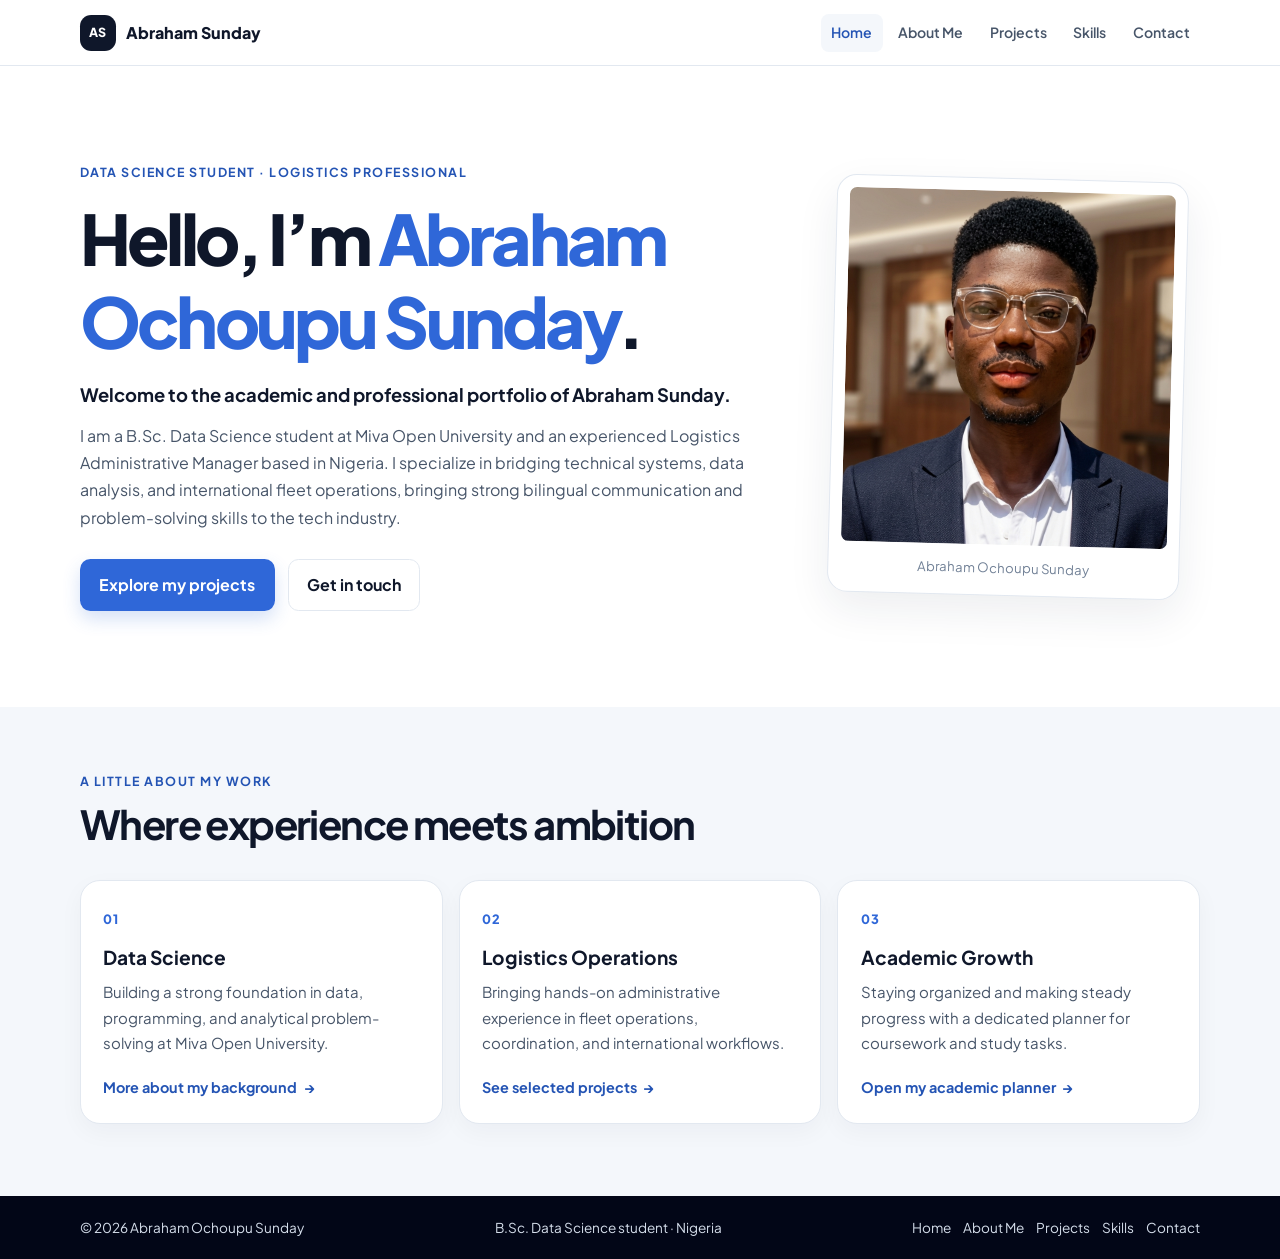
<file: index.html>
<!DOCTYPE html>
<html lang="en">
<head>
  <meta charset="UTF-8">
  <meta name="viewport" content="width=device-width, initial-scale=1.0">
  <meta name="description" content="The academic and professional portfolio of Abraham Ochoupu Sunday, a Data Science student and logistics professional in Nigeria.">
  <title>Abraham Ochoupu Sunday | Student Portfolio</title>
  <link rel="stylesheet" href="style.css">
</head>
<body>
  <a class="skip-link" href="#main-content">Skip to main content</a>

  <header class="site-header">
    <div class="container header-content">
      <a class="brand" href="index.html" aria-label="Abraham Ochoupu Sunday home">
        <span class="brand-mark" aria-hidden="true">AS</span>
        <span>Abraham Sunday</span>
      </a>

      <nav class="site-nav" aria-label="Main navigation">
        <ul>
          <li><a class="active" href="index.html" aria-current="page">Home</a></li>
          <li><a href="about.html">About Me</a></li>
          <li><a href="projects.html">Projects</a></li>
          <li><a href="skills.html">Skills</a></li>
          <li><a href="contact.html">Contact</a></li>
        </ul>
      </nav>
    </div>
  </header>

  <main id="main-content">
    <section class="hero container" aria-labelledby="hero-title">
      <div class="hero-copy">
        <p class="eyebrow">Data Science Student · Logistics Professional</p>
        <h1 id="hero-title">Hello, I’m <span>Abraham Ochoupu Sunday</span>.</h1>
        <p class="hero-welcome">Welcome to the academic and professional portfolio of Abraham Sunday.</p>
        <p class="hero-bio">I am a B.Sc. Data Science student at Miva Open University and an experienced Logistics Administrative Manager based in Nigeria. I specialize in bridging technical systems, data analysis, and international fleet operations, bringing strong bilingual communication and problem-solving skills to the tech industry.</p>
        <div class="hero-actions">
          <a class="button button-primary" href="projects.html">Explore my projects</a>
          <a class="button button-secondary" href="contact.html">Get in touch</a>
        </div>
      </div>

      <figure class="portrait-card">
  <img 
    class="profile-photo" 
    src="assets/profile.jpg" 
    alt="Portrait of Abraham Ochoupu Sunday" 
    style="width: 100%; border-radius: 0.45rem; object-fit: cover;"
  >
  <figcaption>Abraham Ochoupu Sunday</figcaption>
</figure>
    </section>

    <section class="highlights section-muted" aria-labelledby="highlights-title">
      <div class="container">
        <div class="section-heading">
          <p class="eyebrow">A little about my work</p>
          <h2 id="highlights-title">Where experience meets ambition</h2>
        </div>
        <div class="highlight-grid">
          <article class="highlight-card">
            <span class="card-number" aria-hidden="true">01</span>
            <h3>Data Science</h3>
            <p>Building a strong foundation in data, programming, and analytical problem-solving at Miva Open University.</p>
            <a class="text-link" href="about.html">More about my background <span aria-hidden="true">→</span></a>
          </article>
          <article class="highlight-card">
            <span class="card-number" aria-hidden="true">02</span>
            <h3>Logistics Operations</h3>
            <p>Bringing hands-on administrative experience in fleet operations, coordination, and international workflows.</p>
            <a class="text-link" href="projects.html">See selected projects <span aria-hidden="true">→</span></a>
          </article>
          <article class="highlight-card">
            <span class="card-number" aria-hidden="true">03</span>
            <h3>Academic Growth</h3>
            <p>Staying organized and making steady progress with a dedicated planner for coursework and study tasks.</p>
            <a class="text-link" href="planner.html">Open my academic planner <span aria-hidden="true">→</span></a>
          </article>
        </div>
      </div>
    </section>
  </main>

  <footer class="site-footer">
    <div class="container footer-content">
      <p>© <span id="current-year">2026</span> Abraham Ochoupu Sunday</p>
      <p>B.Sc. Data Science student · Nigeria</p>
      <nav class="footer-nav" aria-label="Footer navigation">
        <ul>
          <li><a href="index.html">Home</a></li>
          <li><a href="about.html">About Me</a></li>
          <li><a href="projects.html">Projects</a></li>
          <li><a href="skills.html">Skills</a></li>
          <li><a href="contact.html">Contact</a></li>
        </ul>
      </nav>
    </div>
  </footer>
</body>
</html>
</file>
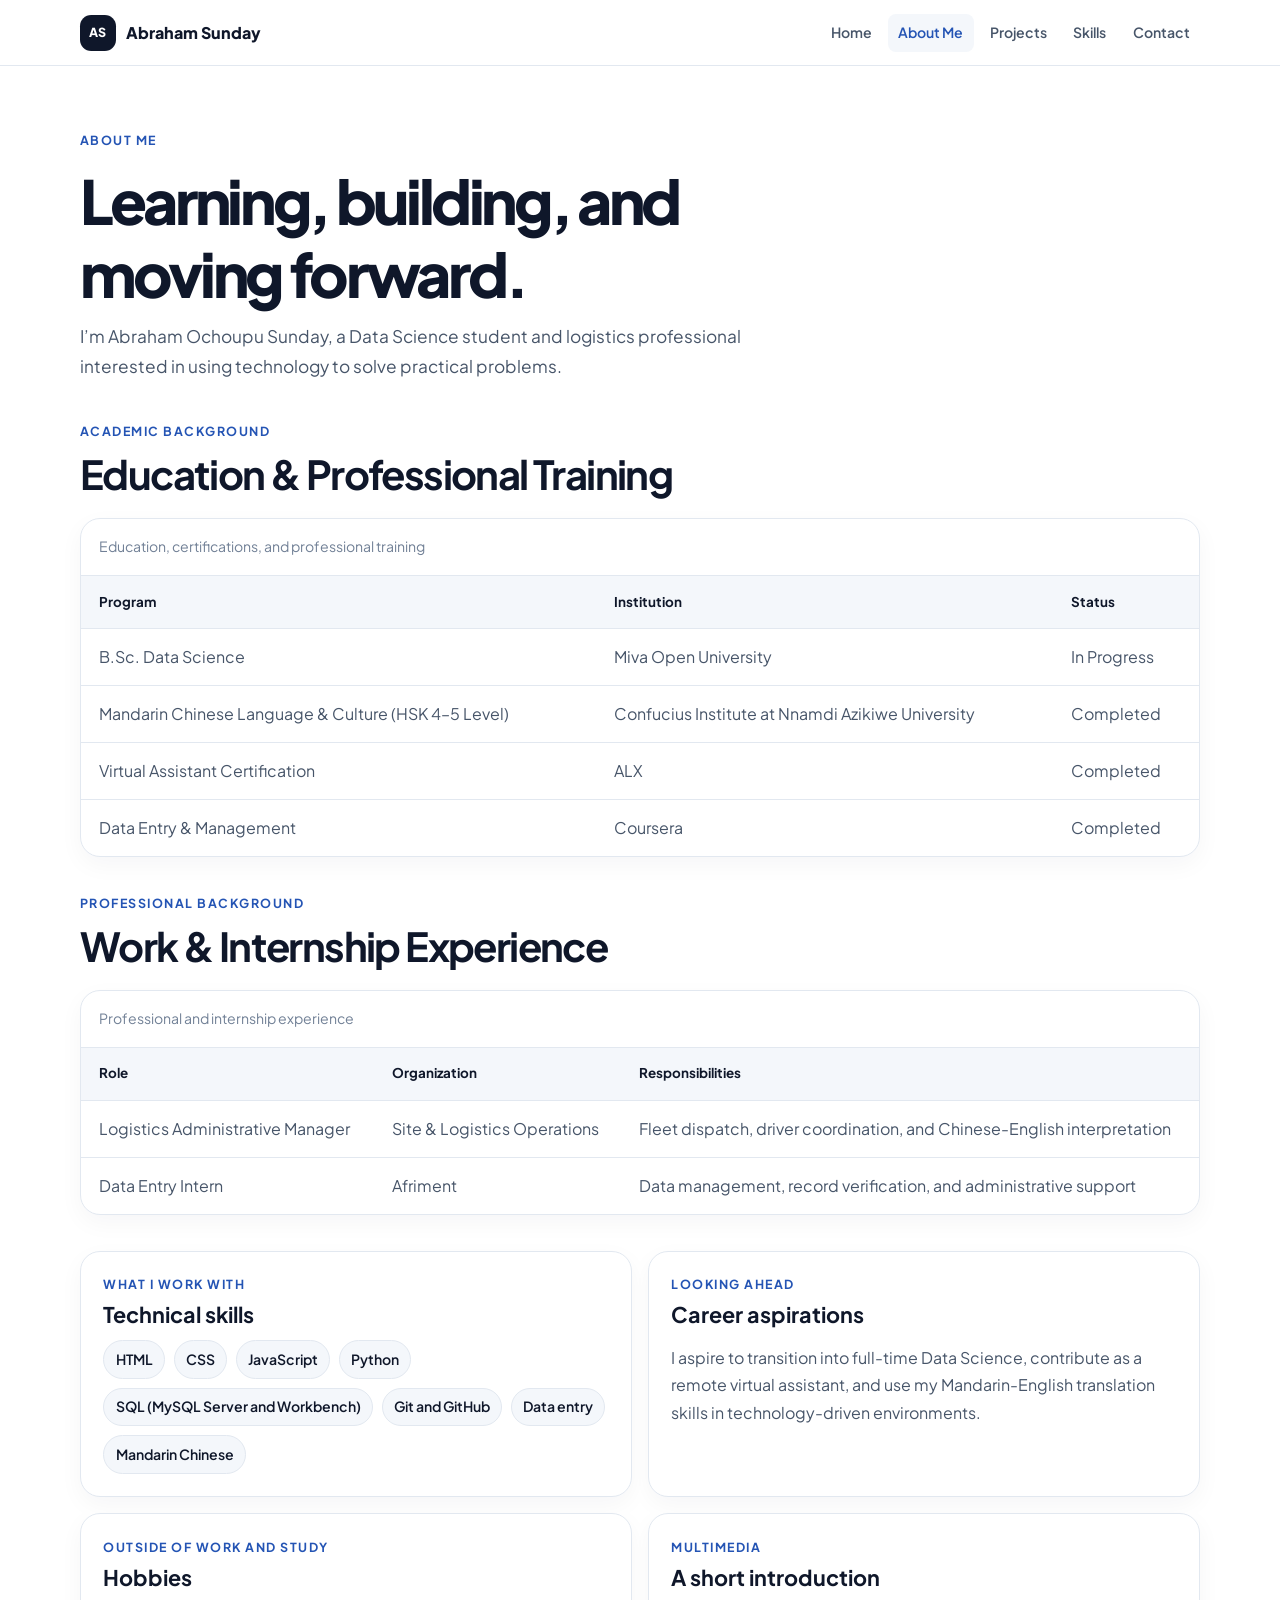
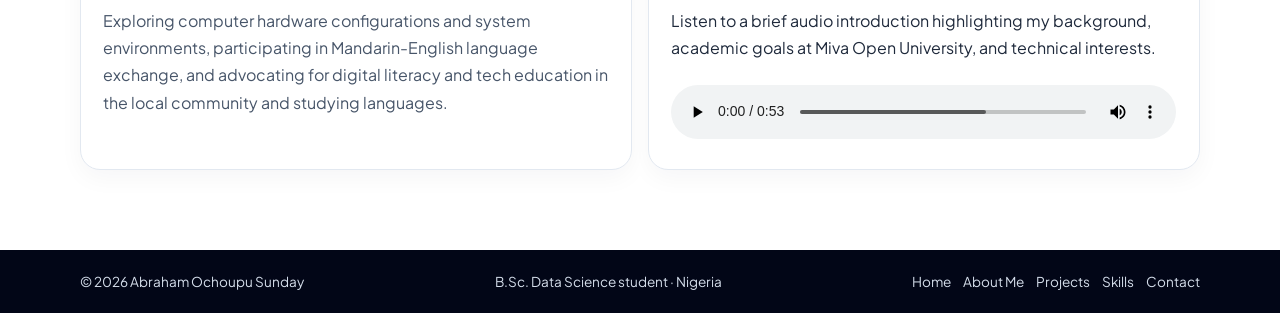
<file: about.html>
<!DOCTYPE html>
<html lang="en">
<head>
  <meta charset="UTF-8">
  <meta name="viewport" content="width=device-width, initial-scale=1.0">
  <meta name="description" content="Learn about Abraham Ochoupu Sunday's education, technical skills, career aspirations, and interests.">
  <title>About Me | Abraham Ochoupu Sunday</title>
  <link rel="stylesheet" href="style.css">
</head>
<body>
  <a class="skip-link" href="#main-content">Skip to main content</a>

  <header class="site-header">
    <div class="container header-content">
      <a class="brand" href="index.html" aria-label="Abraham Ochoupu Sunday home">
        <span class="brand-mark" aria-hidden="true">AS</span>
        <span>Abraham Sunday</span>
      </a>

      <nav class="site-nav" aria-label="Main navigation">
        <ul>
          <li><a href="index.html">Home</a></li>
          <li><a class="active" href="about.html" aria-current="page">About Me</a></li>
          <li><a href="projects.html">Projects</a></li>
          <li><a href="skills.html">Skills</a></li>
          <li><a href="contact.html">Contact</a></li>
        </ul>
      </nav>
    </div>
  </header>

  <main id="main-content" class="container inner-page">
    <header class="page-intro">
      <p class="eyebrow">About me</p>
      <h1>Learning, building, and moving forward.</h1>
      <p class="page-lead">I’m Abraham Ochoupu Sunday, a Data Science student and logistics professional interested in using technology to solve practical problems.</p>
    </header>

    <section class="about-section education-section" aria-labelledby="education-title">
      <div class="section-heading">
        <p class="eyebrow">Academic background</p>
        <h2 id="education-title">Education &amp; Professional Training</h2>
      </div>
      <div class="table-wrap">
        <table class="data-table">
          <caption>Education, certifications, and professional training</caption>
          <thead>
            <tr>
              <th scope="col">Program</th>
              <th scope="col">Institution</th>
              <th scope="col">Status</th>
            </tr>
          </thead>
          <tbody>
            <tr>
              <td>B.Sc. Data Science</td>
              <td>Miva Open University</td>
              <td>In Progress</td>
            </tr>
            <tr>
              <td>Mandarin Chinese Language &amp; Culture (HSK 4–5 Level)</td>
              <td>Confucius Institute at Nnamdi Azikiwe University</td>
              <td>Completed</td>
            </tr>
            <tr>
              <td>Virtual Assistant Certification</td>
              <td>ALX</td>
              <td>Completed</td>
            </tr>
            <tr>
              <td>Data Entry &amp; Management</td>
              <td>Coursera</td>
              <td>Completed</td>
            </tr>
          </tbody>
        </table>
      </div>
    </section>

    <section class="about-section experience-section" aria-labelledby="experience-title">
      <div class="section-heading">
        <p class="eyebrow">Professional background</p>
        <h2 id="experience-title">Work &amp; Internship Experience</h2>
      </div>
      <div class="table-wrap">
        <table class="data-table">
          <caption>Professional and internship experience</caption>
          <thead>
            <tr>
              <th scope="col">Role</th>
              <th scope="col">Organization</th>
              <th scope="col">Responsibilities</th>
            </tr>
          </thead>
          <tbody>
            <tr>
              <td>Logistics Administrative Manager</td>
              <td>Site &amp; Logistics Operations</td>
              <td>Fleet dispatch, driver coordination, and Chinese-English interpretation</td>
            </tr>
            <tr>
              <td>Data Entry Intern</td>
              <td>Afriment</td>
              <td>Data management, record verification, and administrative support</td>
            </tr>
          </tbody>
        </table>
      </div>
    </section>

    <div class="about-grid">
      <section class="about-panel" aria-labelledby="skills-title">
        <p class="eyebrow">What I work with</p>
        <h2 id="skills-title">Technical skills</h2>
        <ul class="skills-list">
          <li>HTML</li>
          <li>CSS</li>
          <li>JavaScript</li>
          <li>Python</li>
          <li>SQL (MySQL Server and Workbench)</li>
          <li>Git and GitHub</li>
          <li>Data entry</li>
          <li>Mandarin Chinese</li>
        </ul>
      </section>

      <section class="about-panel" aria-labelledby="aspirations-title">
        <p class="eyebrow">Looking ahead</p>
        <h2 id="aspirations-title">Career aspirations</h2>
        <p>I aspire to transition into full-time Data Science, contribute as a remote virtual assistant, and use my Mandarin-English translation skills in technology-driven environments.</p>
      </section>

      <section class="about-panel" aria-labelledby="hobbies-title">
        <p class="eyebrow">Outside of work and study</p>
        <h2 id="hobbies-title">Hobbies</h2>
        <p>Exploring computer hardware configurations and system environments, participating in Mandarin-English language exchange, and advocating for digital literacy and tech education in the local community and studying languages.</p>
      </section>

      <section class="about-panel media-panel" aria-labelledby="media-title">
        <p class="eyebrow">Multimedia</p>
        <h2 id="media-title">A short introduction</h2>
        <p>Listen to a brief audio introduction highlighting my background, academic goals at Miva Open University, and technical interests.</p>
        <audio controls aria-label="Audio introduction from Abraham Ochoupu Sunday">
          <source src="assets/abraham-introduction.wav" type="audio/wav">
          Your browser does not support the audio element.
        </audio>
      </section>
    </div>
  </main>

  <footer class="site-footer">
    <div class="container footer-content">
      <p>© <span id="current-year">2026</span> Abraham Ochoupu Sunday</p>
      <p>B.Sc. Data Science student · Nigeria</p>
      <nav class="footer-nav" aria-label="Footer navigation">
        <ul>
          <li><a href="index.html">Home</a></li>
          <li><a href="about.html">About Me</a></li>
          <li><a href="projects.html">Projects</a></li>
          <li><a href="skills.html">Skills</a></li>
          <li><a href="contact.html">Contact</a></li>
        </ul>
      </nav>
    </div>
  </footer>
</body>
</html>
</file>
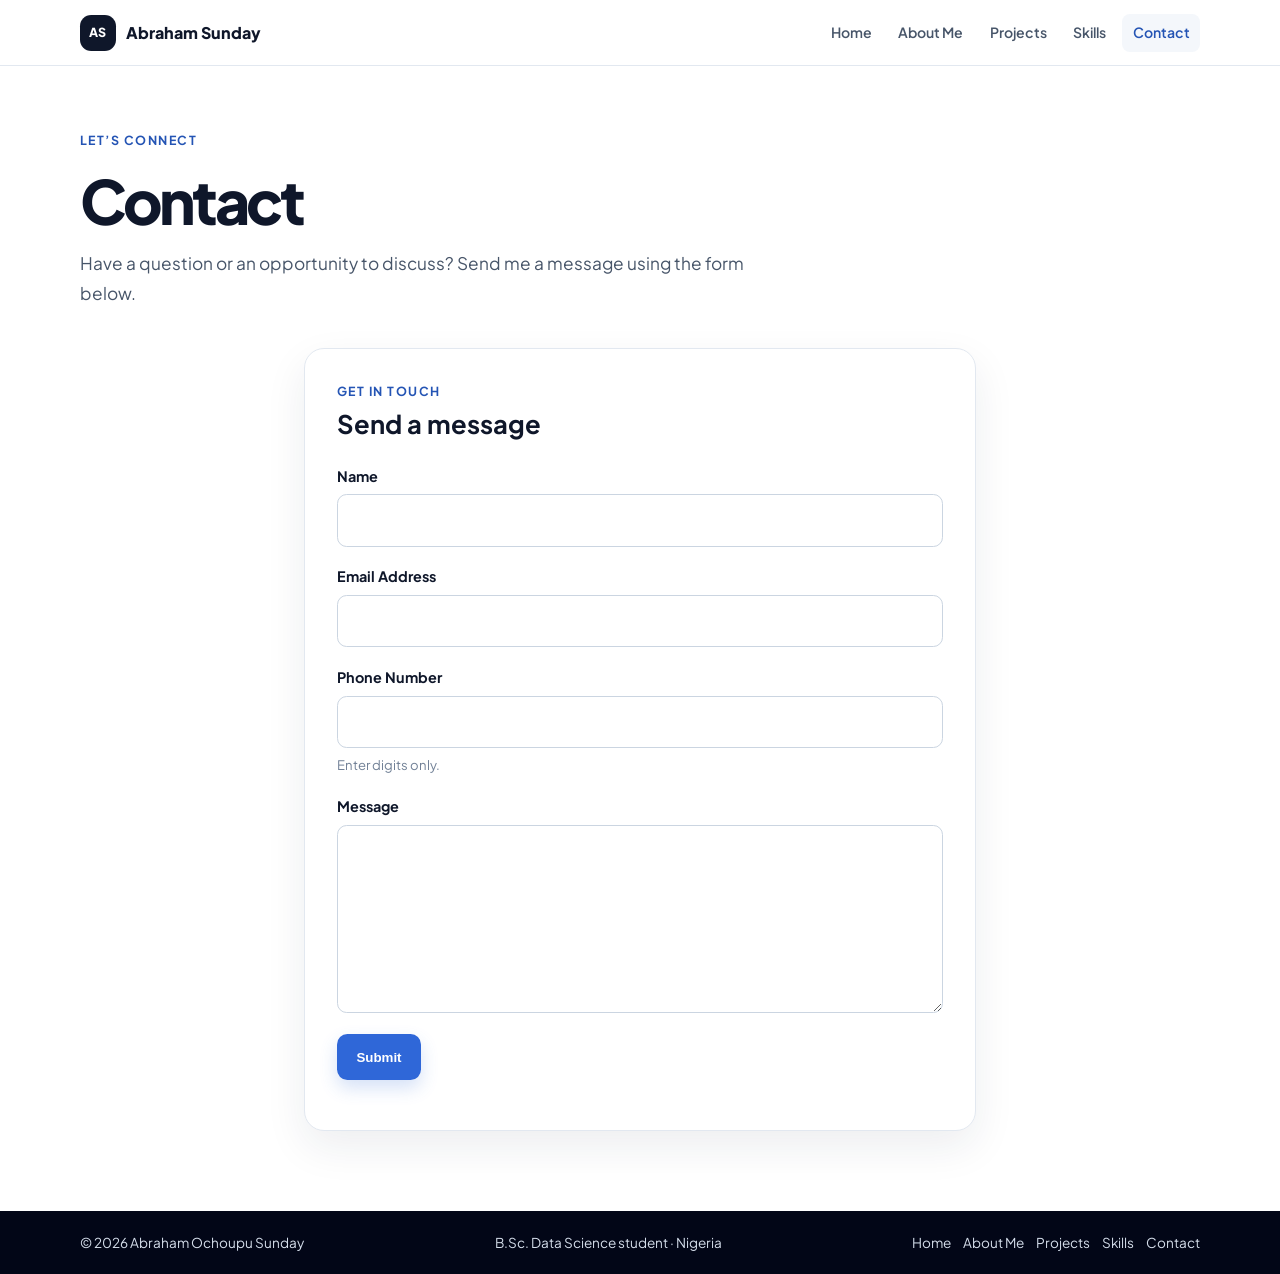
<file: contact.html>
<!DOCTYPE html>
<html lang="en">
<head>
  <meta charset="UTF-8">
  <meta name="viewport" content="width=device-width, initial-scale=1.0">
  <meta name="description" content="Contact Abraham Ochoupu Sunday about Data Science, logistics, or collaboration opportunities.">
  <title>Contact | Abraham Ochoupu Sunday</title>
  <link rel="stylesheet" href="style.css">
  <script src="script.js" defer></script>
</head>
<body>
  <a class="skip-link" href="#main-content">Skip to main content</a>

  <header class="site-header">
    <div class="container header-content">
      <a class="brand" href="index.html" aria-label="Abraham Ochoupu Sunday home">
        <span class="brand-mark" aria-hidden="true">AS</span>
        <span>Abraham Sunday</span>
      </a>

      <nav class="site-nav" aria-label="Main navigation">
        <ul>
          <li><a href="index.html">Home</a></li>
          <li><a href="about.html">About Me</a></li>
          <li><a href="projects.html">Projects</a></li>
          <li><a href="skills.html">Skills</a></li>
          <li><a class="active" href="contact.html" aria-current="page">Contact</a></li>
        </ul>
      </nav>
    </div>
  </header>

  <main id="main-content" class="container inner-page">
    <header class="page-intro">
      <p class="eyebrow">Let’s connect</p>
      <h1>Contact</h1>
      <p class="page-lead">Have a question or an opportunity to discuss? Send me a message using the form below.</p>
    </header>

    <section class="contact-panel" aria-labelledby="contact-form-title">
      <div class="contact-panel-heading">
        <p class="eyebrow">Get in touch</p>
        <h2 id="contact-form-title">Send a message</h2>
      </div>

      <form class="contact-form" id="contact-form" novalidate>
        <div class="form-field">
          <label for="contact-name">Name</label>
          <input
            type="text"
            id="contact-name"
            name="name"
            autocomplete="name"
            required
          >
        </div>

        <div class="form-field">
          <label for="contact-email">Email Address</label>
          <input
            type="email"
            id="contact-email"
            name="email"
            autocomplete="email"
            required
          >
        </div>

        <div class="form-field">
          <label for="contact-phone">Phone Number</label>
          <input
            type="tel"
            id="contact-phone"
            name="phone"
            inputmode="numeric"
            autocomplete="tel"
            aria-describedby="phone-help"
            required
          >
          <small class="field-help" id="phone-help">Enter digits only.</small>
        </div>

        <div class="form-field">
          <label for="contact-message">Message</label>
          <textarea
            id="contact-message"
            name="message"
            rows="6"
            required
          ></textarea>
        </div>

        <button class="button button-primary" type="submit">Submit</button>
        <div class="form-message" id="form-message" role="status" aria-live="polite"></div>
      </form>
    </section>
  </main>

  <footer class="site-footer">
    <div class="container footer-content">
      <p>© <span id="current-year">2026</span> Abraham Ochoupu Sunday</p>
      <p>B.Sc. Data Science student · Nigeria</p>
      <nav class="footer-nav" aria-label="Footer navigation">
        <ul>
          <li><a href="index.html">Home</a></li>
          <li><a href="about.html">About Me</a></li>
          <li><a href="projects.html">Projects</a></li>
          <li><a href="skills.html">Skills</a></li>
          <li><a href="contact.html">Contact</a></li>
        </ul>
      </nav>
    </div>
  </footer>
</body>
</html>
</file>
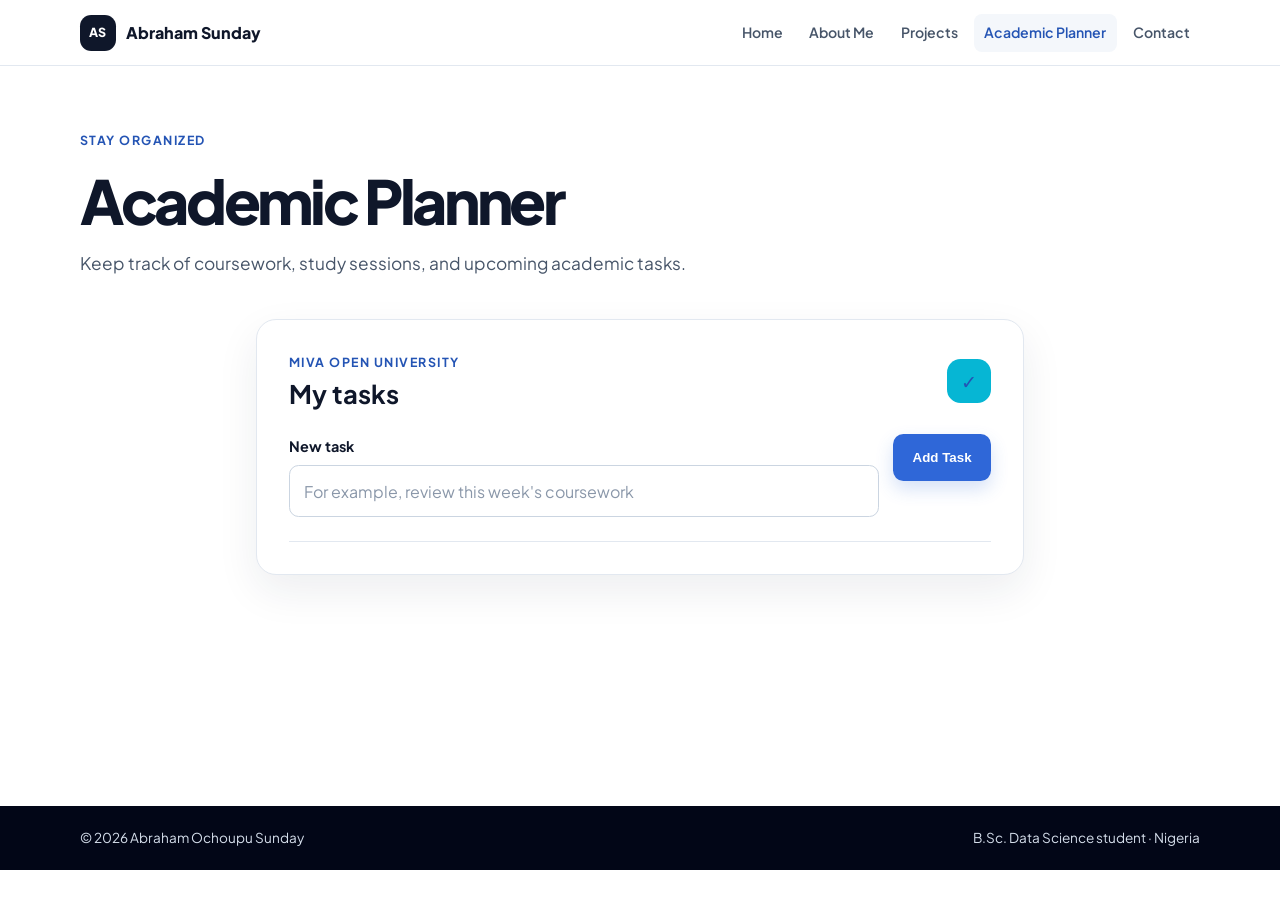
<file: planner.html>
<!DOCTYPE html>
<html lang="en">
<head>
  <meta charset="UTF-8">
  <meta name="viewport" content="width=device-width, initial-scale=1.0">
  <meta name="description" content="Organize coursework and study tasks with Abraham Ochoupu Sunday's academic planner.">
  <title>Academic Planner | Abraham Ochoupu Sunday</title>
  <link rel="stylesheet" href="style.css">
  <script src="script.js" defer></script>
</head>
<body>
  <a class="skip-link" href="#main-content">Skip to main content</a>

  <header class="site-header">
    <div class="container header-content">
      <a class="brand" href="index.html" aria-label="Abraham Ochoupu Sunday home">
        <span class="brand-mark" aria-hidden="true">AS</span>
        <span>Abraham Sunday</span>
      </a>

      <nav class="site-nav" aria-label="Main navigation">
        <ul>
          <li><a href="index.html">Home</a></li>
          <li><a href="about.html">About Me</a></li>
          <li><a href="projects.html">Projects</a></li>
          <li><a href="planner.html" aria-current="page">Academic Planner</a></li>
          <li><a href="contact.html">Contact</a></li>
        </ul>
      </nav>
    </div>
  </header>

  <main id="main-content" class="container inner-page">
    <header class="page-intro">
      <p class="eyebrow">Stay organized</p>
      <h1>Academic Planner</h1>
      <p class="page-lead">Keep track of coursework, study sessions, and upcoming academic tasks.</p>
    </header>

    <section class="planner-panel" aria-labelledby="planner-title">
      <div class="planner-heading">
        <div>
          <p class="eyebrow">Miva Open University</p>
          <h2 id="planner-title">My tasks</h2>
        </div>
        <span class="planner-icon" aria-hidden="true">✓</span>
      </div>

      <form class="task-form" id="task-form">
        <div class="form-field task-input-field">
          <label for="task-input">New task</label>
          <input
            type="text"
            id="task-input"
            name="task"
            placeholder="For example, review this week's coursework"
            autocomplete="off"
            required
          >
        </div>
        <button class="button button-primary" type="submit">Add Task</button>
      </form>

      <ul class="task-list" id="task-list" aria-label="Academic tasks" aria-live="polite"></ul>
    </section>
  </main>

  <footer class="site-footer">
    <div class="container footer-content">
      <p>© <span id="current-year">2026</span> Abraham Ochoupu Sunday</p>
      <p>B.Sc. Data Science student · Nigeria</p>
    </div>
  </footer>
</body>
</html>
</file>
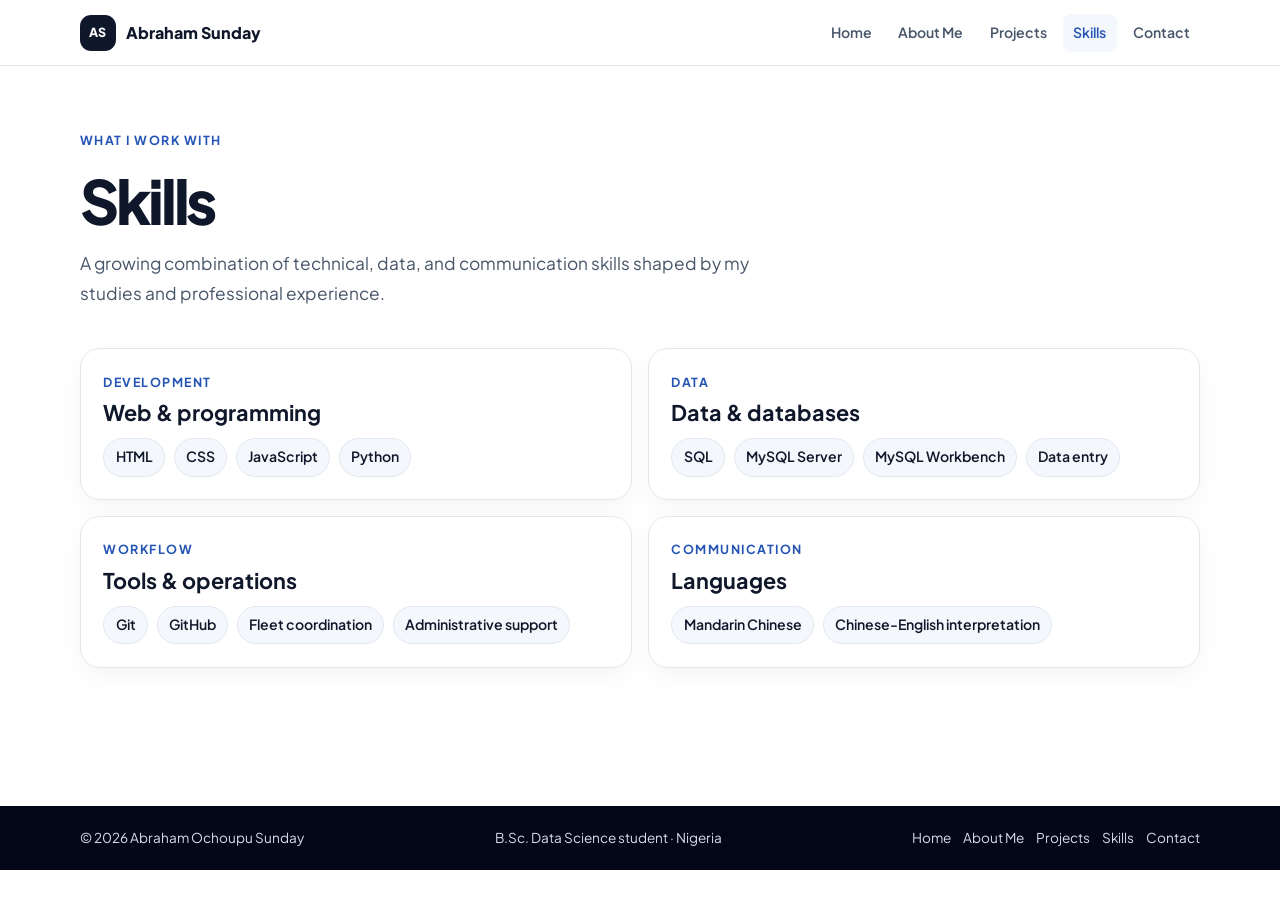
<file: skills.html>
<!DOCTYPE html>
<html lang="en">
<head>
  <meta charset="UTF-8">
  <meta name="viewport" content="width=device-width, initial-scale=1.0">
  <meta name="description" content="Explore Abraham Ochoupu Sunday's technical, data, and communication skills.">
  <title>Skills | Abraham Ochoupu Sunday</title>
  <link rel="stylesheet" href="style.css">
</head>
<body>
  <a class="skip-link" href="#main-content">Skip to main content</a>

  <header class="site-header">
    <div class="container header-content">
      <a class="brand" href="index.html" aria-label="Abraham Ochoupu Sunday home">
        <span class="brand-mark" aria-hidden="true">AS</span>
        <span>Abraham Sunday</span>
      </a>

      <nav class="site-nav" aria-label="Main navigation">
        <ul>
          <li><a href="index.html">Home</a></li>
          <li><a href="about.html">About Me</a></li>
          <li><a href="projects.html">Projects</a></li>
          <li><a class="active" href="skills.html" aria-current="page">Skills</a></li>
          <li><a href="contact.html">Contact</a></li>
        </ul>
      </nav>
    </div>
  </header>

  <main id="main-content" class="container inner-page">
    <header class="page-intro">
      <p class="eyebrow">What I work with</p>
      <h1>Skills</h1>
      <p class="page-lead">A growing combination of technical, data, and communication skills shaped by my studies and professional experience.</p>
    </header>

    <div class="about-grid">
      <section class="about-panel" aria-labelledby="web-skills-title">
        <p class="eyebrow">Development</p>
        <h2 id="web-skills-title">Web &amp; programming</h2>
        <ul class="skills-list">
          <li>HTML</li>
          <li>CSS</li>
          <li>JavaScript</li>
          <li>Python</li>
        </ul>
      </section>

      <section class="about-panel" aria-labelledby="data-skills-title">
        <p class="eyebrow">Data</p>
        <h2 id="data-skills-title">Data &amp; databases</h2>
        <ul class="skills-list">
          <li>SQL</li>
          <li>MySQL Server</li>
          <li>MySQL Workbench</li>
          <li>Data entry</li>
        </ul>
      </section>

      <section class="about-panel" aria-labelledby="tools-skills-title">
        <p class="eyebrow">Workflow</p>
        <h2 id="tools-skills-title">Tools &amp; operations</h2>
        <ul class="skills-list">
          <li>Git</li>
          <li>GitHub</li>
          <li>Fleet coordination</li>
          <li>Administrative support</li>
        </ul>
      </section>

      <section class="about-panel" aria-labelledby="language-skills-title">
        <p class="eyebrow">Communication</p>
        <h2 id="language-skills-title">Languages</h2>
        <ul class="skills-list">
          <li>Mandarin Chinese</li>
          <li>Chinese-English interpretation</li>
        </ul>
      </section>
    </div>
  </main>

  <footer class="site-footer">
    <div class="container footer-content">
      <p>© <span id="current-year">2026</span> Abraham Ochoupu Sunday</p>
      <p>B.Sc. Data Science student · Nigeria</p>
      <nav class="footer-nav" aria-label="Footer navigation">
        <ul>
          <li><a href="index.html">Home</a></li>
          <li><a href="about.html">About Me</a></li>
          <li><a href="projects.html">Projects</a></li>
          <li><a href="skills.html">Skills</a></li>
          <li><a href="contact.html">Contact</a></li>
        </ul>
      </nav>
    </div>
  </footer>
</body>
</html>
</file>
<file: style.css>
@import url('https://fonts.googleapis.com/css2?family=Plus+Jakarta+Sans:wght@400;500;600;700;800&display=swap');

:root {
  color-scheme: light;
  --font-main: 'Plus Jakarta Sans', system-ui, -apple-system, sans-serif;
  --color-navy: #0f172a;
  --color-navy-dark: #020617;
  --color-blue: #2f67d8;
  --color-blue-dark: #2454b4;
  --color-slate: #475569;
  --color-slate-light: #f1f5f9;
  --color-background: #f8fafc;
  --color-text: #1e293b;
  --color-muted: #718096;
  --color-border: #e2e8f0;
  --color-surface: #ffffff;
  --color-surface-soft: #f4f7fb;
  --color-accent: #06b6d4;
  --color-accent-dark: #0891b2;
  --shadow-card: 0 16px 42px rgb(20 35 59 / 8%);
  --radius-card: 1.25rem;
  --content-width: 70rem;
}

* {
  box-sizing: border-box;
}

html {
  scroll-behavior: smooth;
}

body {
  min-width: 320px;
  margin: 0;
  background: var(--color-surface);
  color: var(--color-text);
  font-family: var(--font-main);
  font-size: 1rem;
  line-height: 1.7;
  -webkit-font-smoothing: antialiased;
}

img,
video {
  display: block;
  max-width: 100%;
}

a {
  color: inherit;
}

a:focus-visible,
button:focus-visible,
input:focus-visible,
textarea:focus-visible {
  outline: 3px solid #8db1ff;
  outline-offset: 3px;
}

.container {
  width: min(var(--content-width), calc(100% - 2.5rem));
  margin-inline: auto;
}

.skip-link {
  position: absolute;
  z-index: 10;
  top: 0.75rem;
  left: 0.75rem;
  padding: 0.65rem 1rem;
  transform: translateY(-160%);
  border-radius: 0.5rem;
  background: var(--color-navy);
  color: white;
  text-decoration: none;
}

.skip-link:focus {
  transform: translateY(0);
}

.site-header {
  position: relative;
  z-index: 2;
  border-bottom: 1px solid var(--color-border);
  background: rgb(255 255 255 / 96%);
}

.header-content {
  display: flex;
  flex-direction: column;
  align-items: flex-start;
  gap: 0.75rem;
  padding-block: 0.85rem;
}

.brand {
  display: inline-flex;
  align-items: center;
  gap: 0.65rem;
  color: var(--color-navy);
  font-family: var(--font-main);
  font-size: 1rem;
  font-weight: 800;
  text-decoration: none;
  white-space: nowrap;
}

.brand-mark {
  display: grid;
  width: 2.25rem;
  aspect-ratio: 1;
  place-items: center;
  border-radius: 0.7rem;
  background: var(--color-navy);
  color: white;
  font-size: 0.78rem;
  letter-spacing: 0.04em;
}

.site-nav {
  width: 100%;
}

.site-nav ul {
  display: flex;
  flex-wrap: wrap;
  gap: 0.2rem 0.35rem;
  margin: 0;
  padding: 0;
  list-style: none;
}

.site-nav a {
  display: block;
  padding: 0.45rem 0.65rem;
  border-radius: 0.5rem;
  color: var(--color-slate);
  font-size: 0.88rem;
  font-weight: 600;
  text-decoration: none;
  transition: background-color 180ms ease, color 180ms ease;
}

.site-nav a:hover,
.site-nav a.active,
.site-nav a[aria-current="page"] {
  background: var(--color-surface-soft);
  color: var(--color-blue-dark);
}

.hero {
  display: grid;
  align-items: center;
  gap: 2.5rem;
  padding-block: 4rem 4.5rem;
  animation: fade-in 600ms ease both;
}

.hero-copy {
  max-width: 43rem;
}

.eyebrow {
  margin: 0 0 0.75rem;
  color: var(--color-blue-dark);
  font-size: 0.78rem;
  font-weight: 700;
  letter-spacing: 0.12em;
  text-transform: uppercase;
}

h1,
h2,
h3 {
  margin-top: 0;
  color: var(--color-navy);
  font-family: var(--font-main);
  line-height: 1.2;
}

h1 {
  max-width: 13ch;
  margin-bottom: 1rem;
  font-size: clamp(2.4rem, 11vw, 4.35rem);
  font-weight: 800;
  letter-spacing: -0.055em;
}

h1 span {
  color: var(--color-blue);
}

.hero-welcome {
  margin: 0 0 0.75rem;
  color: var(--color-navy);
  font-size: 1.15rem;
  font-weight: 700;
}

.hero-bio {
  max-width: 43rem;
  margin: 0;
  color: var(--color-slate);
}

.hero-actions {
  display: flex;
  flex-wrap: wrap;
  gap: 0.8rem;
  margin-top: 1.75rem;
}

.button {
  display: inline-flex;
  min-height: 2.9rem;
  align-items: center;
  justify-content: center;
  padding: 0.72rem 1.15rem;
  border: 1px solid transparent;
  border-radius: 0.65rem;
  font-weight: 700;
  text-align: center;
  text-decoration: none;
  transition: background-color 180ms ease, border-color 180ms ease, color 180ms ease, transform 180ms ease, box-shadow 180ms ease;
}

.button:hover {
  transform: translateY(-2px);
}

.button-primary {
  background: var(--color-blue);
  box-shadow: 0 8px 18px rgb(47 103 216 / 20%);
  color: white;
}

.button-primary:hover {
  background: var(--color-blue-dark);
  box-shadow: 0 10px 24px rgb(47 103 216 / 28%);
}

.button-secondary {
  border-color: var(--color-border);
  background: white;
  color: var(--color-navy);
}

.button-secondary:hover {
  border-color: #b6c8e8;
  background: var(--color-surface-soft);
}

.portrait-card {
  width: min(100%, 22rem);
  justify-self: center;
  margin: 0;
  padding: 0.75rem;
  border: 1px solid var(--color-border);
  border-radius: var(--radius-card);
  background: white;
  box-shadow: var(--shadow-card);
  transform: rotate(1.5deg);
  transition: transform 220ms ease;
}

.portrait-card:hover {
  transform: rotate(0);
}

.portrait-placeholder {
  display: flex;
  min-height: 18rem;
  flex-direction: column;
  align-items: center;
  justify-content: center;
  gap: 0.8rem;
  overflow: hidden;
  border-radius: 0.85rem;
  background:
    radial-gradient(ellipse at 50% 32%, rgb(255 255 255 / 78%) 0 18%, transparent 18.5%),
    radial-gradient(ellipse at 50% 100%, #9db8ec 0 38%, transparent 38.5%),
    linear-gradient(145deg, #e7efff, #c8d9f8);
  color: var(--color-navy);
  text-align: center;
}

.portrait-initials {
  display: grid;
  width: 4rem;
  aspect-ratio: 1;
  place-items: center;
  border: 1px solid rgb(20 35 59 / 12%);
  border-radius: 50%;
  background: rgb(255 255 255 / 75%);
  font-family: var(--font-main);
  font-size: 1.15rem;
  font-weight: 800;
}

.portrait-caption {
  padding: 0.35rem 0.7rem;
  border-radius: 999px;
  background: rgb(255 255 255 / 82%);
  color: var(--color-slate);
  font-size: 0.8rem;
  font-weight: 600;
}

.portrait-card figcaption {
  padding: 0.8rem 0.35rem 0.2rem;
  color: var(--color-muted);
  font-size: 0.82rem;
  text-align: center;
}

.section-muted {
  background: var(--color-surface-soft);
}

.highlights {
  padding-block: 4rem 4.5rem;
}

.section-heading {
  max-width: 40rem;
  margin-bottom: 2rem;
}

.section-heading .eyebrow {
  margin-bottom: 0.5rem;
}

.section-heading h2 {
  margin-bottom: 0;
  font-size: clamp(1.8rem, 7vw, 2.5rem);
  letter-spacing: -0.04em;
}

.highlight-grid {
  display: grid;
  gap: 1rem;
}

.highlight-card {
  padding: 1.4rem;
  border: 1px solid var(--color-border);
  border-radius: var(--radius-card);
  background: var(--color-surface);
  box-shadow: 0 8px 24px rgb(20 35 59 / 4%);
  transition: transform 180ms ease, box-shadow 180ms ease;
}

.highlight-card:hover {
  transform: translateY(-3px);
  box-shadow: var(--shadow-card);
}

.card-number {
  display: inline-block;
  margin-bottom: 1rem;
  color: var(--color-blue);
  font-family: var(--font-main);
  font-size: 0.8rem;
  font-weight: 800;
  letter-spacing: 0.08em;
}

.highlight-card h3 {
  margin-bottom: 0.6rem;
  font-size: 1.2rem;
}

.highlight-card p {
  margin: 0 0 1.1rem;
  color: var(--color-slate);
  font-size: 0.94rem;
}

.text-link {
  color: var(--color-blue-dark);
  font-size: 0.9rem;
  font-weight: 700;
  text-decoration: none;
}

.text-link span {
  display: inline-block;
  margin-left: 0.2rem;
  transition: transform 180ms ease;
}

.text-link:hover span {
  transform: translateX(3px);
}

.site-footer {
  background: var(--color-navy-dark);
  color: #d5deeb;
}

.footer-content {
  display: flex;
  flex-direction: column;
  gap: 0.25rem;
  padding-block: 1.25rem;
  font-size: 0.85rem;
}

.footer-content p {
  margin: 0;
}

.footer-nav ul {
  display: flex;
  flex-wrap: wrap;
  gap: 0.25rem 0.75rem;
  margin: 0;
  padding: 0;
  list-style: none;
}

.footer-nav a {
  color: inherit;
  text-decoration: none;
}

.footer-nav a:hover,
.footer-nav a:focus-visible {
  color: #ffffff;
  text-decoration: underline;
  text-underline-offset: 0.2em;
}

@keyframes fade-in {
  from {
    opacity: 0;
    transform: translateY(12px);
  }

  to {
    opacity: 1;
    transform: translateY(0);
  }
}

@media (min-width: 42rem) {
  .header-content {
    flex-direction: row;
    align-items: center;
    justify-content: space-between;
    gap: 1rem;
  }

  .site-nav {
    width: auto;
  }

  .site-nav ul {
    justify-content: flex-end;
  }

  .hero {
    grid-template-columns: minmax(0, 1.4fr) minmax(16rem, 0.8fr);
    gap: 2rem;
    padding-block: 5.5rem;
  }

  .highlight-grid {
    grid-template-columns: repeat(2, minmax(0, 1fr));
  }

  .footer-content {
    flex-direction: row;
    align-items: center;
    justify-content: space-between;
  }
}

@media (min-width: 62rem) {
  .hero {
    gap: 4rem;
    padding-block: 6rem;
  }

  .highlight-grid {
    grid-template-columns: repeat(3, minmax(0, 1fr));
  }
}

@media (prefers-reduced-motion: reduce) {
  *,
  *::before,
  *::after {
    scroll-behavior: auto !important;
    animation-duration: 0.01ms !important;
    animation-iteration-count: 1 !important;
    transition-duration: 0.01ms !important;
  }
}

.inner-page {
  min-height: calc(100vh - 10rem);
  padding-block: 3rem 4.5rem;
  animation: fade-in 600ms ease both;
}

.page-intro {
  max-width: 46rem;
  margin-bottom: 2.5rem;
}

.page-intro h1 {
  max-width: none;
  margin-bottom: 0.8rem;
  font-size: clamp(2.4rem, 9vw, 3.8rem);
}

.page-lead {
  max-width: 42rem;
  margin: 0;
  color: var(--color-slate);
  font-size: 1.08rem;
}

.about-section {
  margin-bottom: 2.25rem;
}

.education-section .section-heading,
.experience-section .section-heading {
  margin-bottom: 1.25rem;
}

.table-wrap {
  overflow-x: auto;
  border: 1px solid var(--color-border);
  border-radius: var(--radius-card);
  background: white;
  box-shadow: 0 8px 24px rgb(20 35 59 / 4%);
}

.data-table {
  width: 100%;
  min-width: 36rem;
  border-collapse: collapse;
  text-align: left;
}

.data-table caption {
  padding: 1rem 1.15rem;
  color: var(--color-muted);
  font-size: 0.88rem;
  text-align: left;
}

.data-table th,
.data-table td {
  padding: 0.9rem 1.15rem;
  border-top: 1px solid var(--color-border);
}

.data-table th {
  background: var(--color-surface-soft);
  color: var(--color-navy);
  font-size: 0.84rem;
  font-weight: 700;
}

.data-table td {
  color: var(--color-slate);
}

.status-badge {
  display: inline-block;
  padding: 0.2rem 0.65rem;
  border-radius: 999px;
  background: var(--color-accent);
  color: var(--color-blue-dark);
  font-size: 0.8rem;
  font-weight: 700;
}

.about-grid {
  display: grid;
  gap: 1rem;
}

.about-panel {
  padding: 1.4rem;
  border: 1px solid var(--color-border);
  border-radius: var(--radius-card);
  background: white;
  box-shadow: 0 8px 24px rgb(20 35 59 / 4%);
  transition: transform 0.3s cubic-bezier(0.16, 1, 0.3, 1), box-shadow 0.3s ease, border-color 0.3s ease;
}

.about-panel:hover,
.about-panel:focus-within {
  transform: translateY(-8px);
  box-shadow: 0 20px 30px -10px rgba(15, 23, 42, 0.12);
  border-color: var(--color-accent);
}

.about-panel .eyebrow {
  margin-bottom: 0.45rem;
}

.about-panel h2 {
  margin-bottom: 0.75rem;
  font-size: 1.35rem;
}

.about-panel p:last-child {
  margin-bottom: 0;
  color: var(--color-slate);
}

.skills-list {
  display: flex;
  flex-wrap: wrap;
  gap: 0.55rem;
  margin: 0;
  padding: 0;
  list-style: none;
}

.skills-list li {
  padding: 0.4rem 0.7rem;
  border: 1px solid var(--color-border);
  border-radius: 999px;
  background: var(--color-surface-soft);
  color: var(--color-navy);
  font-size: 0.88rem;
  font-weight: 600;
}

.media-panel audio {
  width: 100%;
  margin-top: 0.5rem;
}

.projects-grid {
  display: grid;
  align-items: stretch;
  gap: 1.25rem;
}

.project-card {
  overflow: hidden;
  border: 1px solid var(--color-border);
  border-radius: var(--radius-card);
  background: white;
  box-shadow: 0 8px 24px rgb(20 35 59 / 5%);
  transition: transform 180ms ease, box-shadow 180ms ease;
  cursor: pointer;
}

.project-card:hover {
  transform: translateY(-4px);
  box-shadow: var(--shadow-card);
}

.project-card:focus-visible {
  outline: 3px solid var(--color-accent-dark);
  outline-offset: 4px;
}

.project-image {
  display: block;
  width: 100%;
  height: 12rem;
  min-height: 12rem;
  object-fit: cover;
}

.project-content {
  padding: 1.35rem;
}

.project-category {
  margin: 0 0 0.5rem;
  color: var(--color-blue-dark);
  font-size: 0.75rem;
  font-weight: 700;
  letter-spacing: 0.09em;
  text-transform: uppercase;
}

.project-content h2 {
  margin-bottom: 0.65rem;
  font-size: 1.3rem;
}

.project-content > p:not(.project-category) {
  margin: 0 0 1rem;
  color: var(--color-slate);
  font-size: 0.94rem;
}

.modal-overlay {
  position: fixed;
  z-index: 1000;
  inset: 0;
  display: flex;
  align-items: center;
  justify-content: center;
  padding: 1rem;
  background: rgba(0, 0, 0, 0.7);
  -webkit-backdrop-filter: blur(6px);
  backdrop-filter: blur(6px);
  opacity: 0;
  visibility: hidden;
  transition: opacity 220ms ease, visibility 220ms ease;
}

.modal-overlay.active {
  opacity: 1;
  visibility: visible;
}

.modal-content {
  position: relative;
  width: min(100%, 600px);
  max-height: min(90vh, 52rem);
  overflow: auto;
  border-radius: var(--radius-card);
  background: var(--color-surface);
  box-shadow: 0 24px 70px rgb(2 6 23 / 35%);
  transform: scale(0.94);
  transition: transform 220ms ease;
}

.modal-overlay.active .modal-content {
  transform: scale(1);
}

.modal-close {
  position: absolute;
  z-index: 1;
  top: 0.75rem;
  right: 0.75rem;
  display: grid;
  width: 2.5rem;
  height: 2.5rem;
  place-items: center;
  border: 0;
  border-radius: 50%;
  background: rgb(2 6 23 / 70%);
  color: #ffffff;
  font: inherit;
  font-size: 1.8rem;
  line-height: 1;
  cursor: pointer;
}

.modal-image {
  display: block;
  width: 100%;
  height: clamp(12rem, 35vh, 19rem);
  object-fit: cover;
}

.modal-body {
  padding: clamp(1.25rem, 5vw, 2rem);
}

.modal-category {
  display: inline-block;
  margin: 0 0 0.75rem;
  padding: 0.3rem 0.75rem;
  border-radius: 999px;
  background: var(--color-slate-light);
  color: var(--color-accent-dark);
  font-size: 0.78rem;
  font-weight: 700;
}

.modal-body h2 {
  margin-bottom: 0.75rem;
}

.modal-description {
  color: var(--color-slate);
}

.modal-tags {
  display: flex;
  flex-wrap: wrap;
  gap: 0.5rem;
  margin: 1.25rem 0;
  padding: 0;
  list-style: none;
}

.modal-tags li {
  padding: 0.35rem 0.7rem;
  border: 1px solid var(--color-border);
  border-radius: 999px;
  color: var(--color-navy);
  font-size: 0.8rem;
  font-weight: 600;
}

.modal-source-link {
  display: inline-block;
  padding: 0.7rem 1rem;
  border-radius: 0.65rem;
  background: var(--color-navy);
  color: #ffffff;
  font-size: 0.9rem;
  font-weight: 700;
  text-decoration: none;
}

.modal-source-link[hidden] {
  display: none;
}

.modal-source-link:hover {
  background: var(--color-navy-dark);
}

@media (min-width: 42rem) {
  .inner-page {
    padding-block: 4rem 5rem;
  }

  .about-grid {
    grid-template-columns: repeat(2, minmax(0, 1fr));
  }

  .projects-grid {
    grid-template-columns: repeat(2, minmax(0, 1fr));
  }
}

@media (min-width: 62rem) {
  .projects-grid {
    grid-template-columns: repeat(3, minmax(0, 1fr));
  }
}

.planner-panel,
.contact-panel {
  max-width: 48rem;
  margin-inline: auto;
  padding: clamp(1.25rem, 5vw, 2rem);
  border: 1px solid var(--color-border);
  border-radius: var(--radius-card);
  background: white;
  box-shadow: var(--shadow-card);
}

.planner-heading {
  display: flex;
  align-items: center;
  justify-content: space-between;
  gap: 1rem;
  margin-bottom: 1.5rem;
}

.planner-heading .eyebrow,
.contact-panel-heading .eyebrow {
  margin-bottom: 0.4rem;
}

.planner-heading h2,
.contact-panel-heading h2 {
  margin-bottom: 0;
  font-size: 1.6rem;
}

.planner-icon {
  display: grid;
  width: 2.75rem;
  aspect-ratio: 1;
  place-items: center;
  border-radius: 0.85rem;
  background: var(--color-accent);
  color: var(--color-blue-dark);
  font-size: 1.2rem;
  font-weight: 800;
}

.task-form {
  display: flex;
  flex-direction: column;
  align-items: stretch;
  gap: 0.9rem;
  padding-bottom: 1.5rem;
  border-bottom: 1px solid var(--color-border);
}

.task-form .button {
  align-self: flex-start;
}

.form-field {
  display: flex;
  min-width: 0;
  flex-direction: column;
  gap: 0.4rem;
}

.form-field label {
  color: var(--color-navy);
  font-size: 0.9rem;
  font-weight: 700;
}

.form-field input,
.form-field textarea {
  width: 100%;
  min-height: 2.9rem;
  padding: 0.72rem 0.85rem;
  border: 1px solid #cbd5e1;
  border-radius: 0.6rem;
  background: white;
  color: var(--color-text);
  font: inherit;
  transition: border-color 180ms ease, box-shadow 180ms ease;
}

.form-field textarea {
  min-height: 9rem;
  resize: vertical;
}

.form-field input::placeholder,
.form-field textarea::placeholder {
  color: #8a97a9;
}

.form-field input:focus,
.form-field textarea:focus {
  border-color: var(--color-blue);
  box-shadow: 0 0 0 3px rgb(47 103 216 / 12%);
  outline: none;
}

.field-help {
  color: var(--color-muted);
  font-size: 0.82rem;
}

.task-list {
  display: grid;
  gap: 0.7rem;
  margin: 0;
  padding: 1.25rem 0 0;
  list-style: none;
}

.task-list:empty {
  display: none;
}

.task-item {
  display: flex;
  align-items: center;
  justify-content: space-between;
  gap: 0.8rem;
  padding: 0.85rem 0.95rem;
  border: 1px solid var(--color-border);
  border-radius: 0.7rem;
  background: var(--color-surface-soft);
}

.task-item-content {
  display: flex;
  min-width: 0;
  align-items: center;
  gap: 0.7rem;
}

.task-item input[type="checkbox"] {
  width: 1.1rem;
  height: 1.1rem;
  flex: 0 0 auto;
  accent-color: var(--color-blue);
}

.task-item-text {
  overflow-wrap: anywhere;
  color: var(--color-text);
}

.task-item.completed .task-item-text {
  color: var(--color-muted);
  text-decoration: line-through;
}

.task-delete {
  flex: 0 0 auto;
  padding: 0.4rem 0.6rem;
  border: 1px solid #f0caca;
  border-radius: 0.5rem;
  background: white;
  color: #a33333;
  cursor: pointer;
  font: inherit;
  font-size: 0.82rem;
  font-weight: 700;
  transition: background-color 180ms ease, border-color 180ms ease;
}

.task-delete:hover {
  border-color: #dfaaaa;
  background: #fff5f5;
}

.contact-panel {
  max-width: 42rem;
}

.contact-panel-heading {
  margin-bottom: 1.5rem;
}

.contact-form {
  display: grid;
  gap: 1.1rem;
}

.contact-form > .button {
  justify-self: start;
  margin-top: 0.2rem;
}

.form-message {
  min-height: 0;
  padding: 0;
  border-radius: 0.6rem;
  font-size: 0.92rem;
  font-weight: 600;
}

.form-message:not(:empty) {
  padding: 0.75rem 0.9rem;
}

.form-message.success {
  border: 1px solid #b8dfc7;
  background: #effaf3;
  color: #23643a;
}

.form-message.error {
  border: 1px solid #efc3c3;
  background: #fff4f4;
  color: #9b2c2c;
}

@media (min-width: 42rem) {
  .task-form {
    flex-direction: row;
    align-items: flex-end;
  }

  .task-input-field {
    flex: 1;
  }
}
</file>
